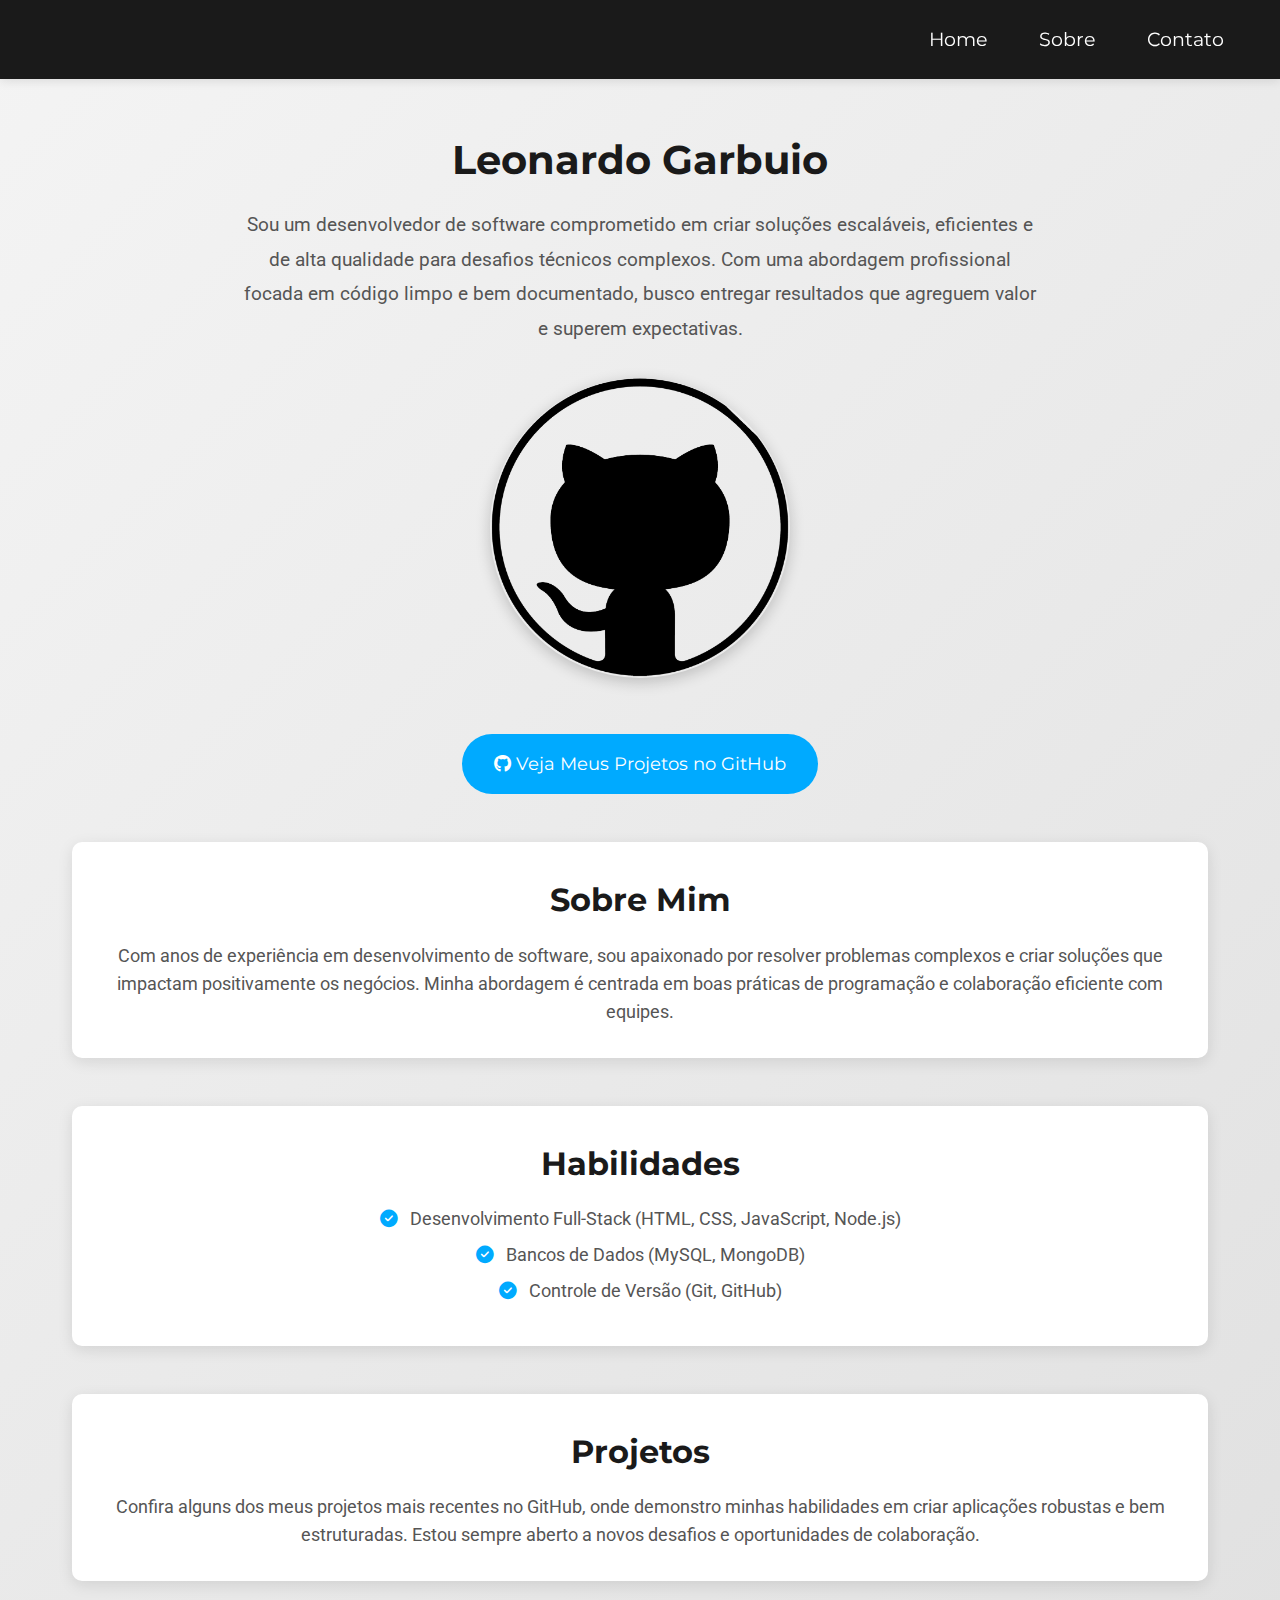
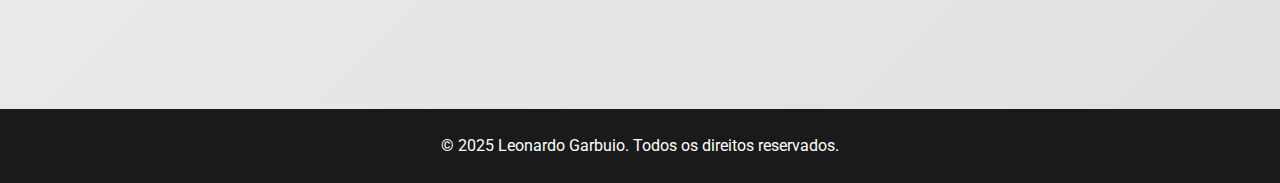
<file: index.html>
<!DOCTYPE html>
<html lang="pt-br">
<head>
    <meta charset="UTF-8">
    <meta name="viewport" content="width=device-width, initial-scale=1.0">
    <title>Leonardo Garbuio - Portfólio</title>
    <!-- Google Fonts -->
    <link href="https://fonts.googleapis.com/css2?family=Montserrat:wght@400;700&family=Roboto:wght@300;400&display=swap" rel="stylesheet">
    <!-- Font Awesome para ícones -->
    <link rel="stylesheet" href="https://cdnjs.cloudflare.com/ajax/libs/font-awesome/6.4.0/css/all.min.css">
    <link rel="stylesheet" href="css/style.css">
</head>
<body>
    <nav>
        <ul>
            <li><a href="index2.html">Home</a></li>
            <li><a href="#sobre">Sobre</a></li>
            <li><a href="index2.html">Contato</a></li>
        </ul>
    </nav>

    <div class="container">
        <div class="intro">
            <h1>Leonardo Garbuio</h1>
            <p>Sou um desenvolvedor de software comprometido em criar soluções escaláveis, eficientes e de alta qualidade para desafios técnicos complexos. Com uma abordagem profissional focada em código limpo e bem documentado, busco entregar resultados que agreguem valor e superem expectativas.</p>
            <a href="https://github.com/LeonardoGarbuio" target="_blank">
                <img src="imagens/GitHub-Simbolo.png" alt="Logo do GitHub" class="profile-img">
            </a>
            <a href="https://github.com/LeonardoGarbuio" target="_blank" class="github-btn">
                <i class="fab fa-github"></i> Veja Meus Projetos no GitHub
            </a>
        </div>

        <div class="section" id="sobre">
            <h2>Sobre Mim</h2>
            <p>Com anos de experiência em desenvolvimento de software, sou apaixonado por resolver problemas complexos e criar soluções que impactam positivamente os negócios. Minha abordagem é centrada em boas práticas de programação e colaboração eficiente com equipes.</p>
        </div>

        <div class="section">
            <h2>Habilidades</h2>
            <ul>
                <li><i class="fas fa-check-circle"></i> Desenvolvimento Full-Stack (HTML, CSS, JavaScript, Node.js)</li>
                <li><i class="fas fa-check-circle"></i> Bancos de Dados (MySQL, MongoDB)</li>
                <li><i class="fas fa-check-circle"></i> Controle de Versão (Git, GitHub)</li>
              
            </ul>
        </div>

        <div class="section">
            <h2>Projetos</h2>
            <p>Confira alguns dos meus projetos mais recentes no GitHub, onde demonstro minhas habilidades em criar aplicações robustas e bem estruturadas. Estou sempre aberto a novos desafios e oportunidades de colaboração.</p>
        </div>
    </div>

    <footer>
        <p>© 2025 Leonardo Garbuio. Todos os direitos reservados.</p>
    </footer>
</body>
</html>
</file>
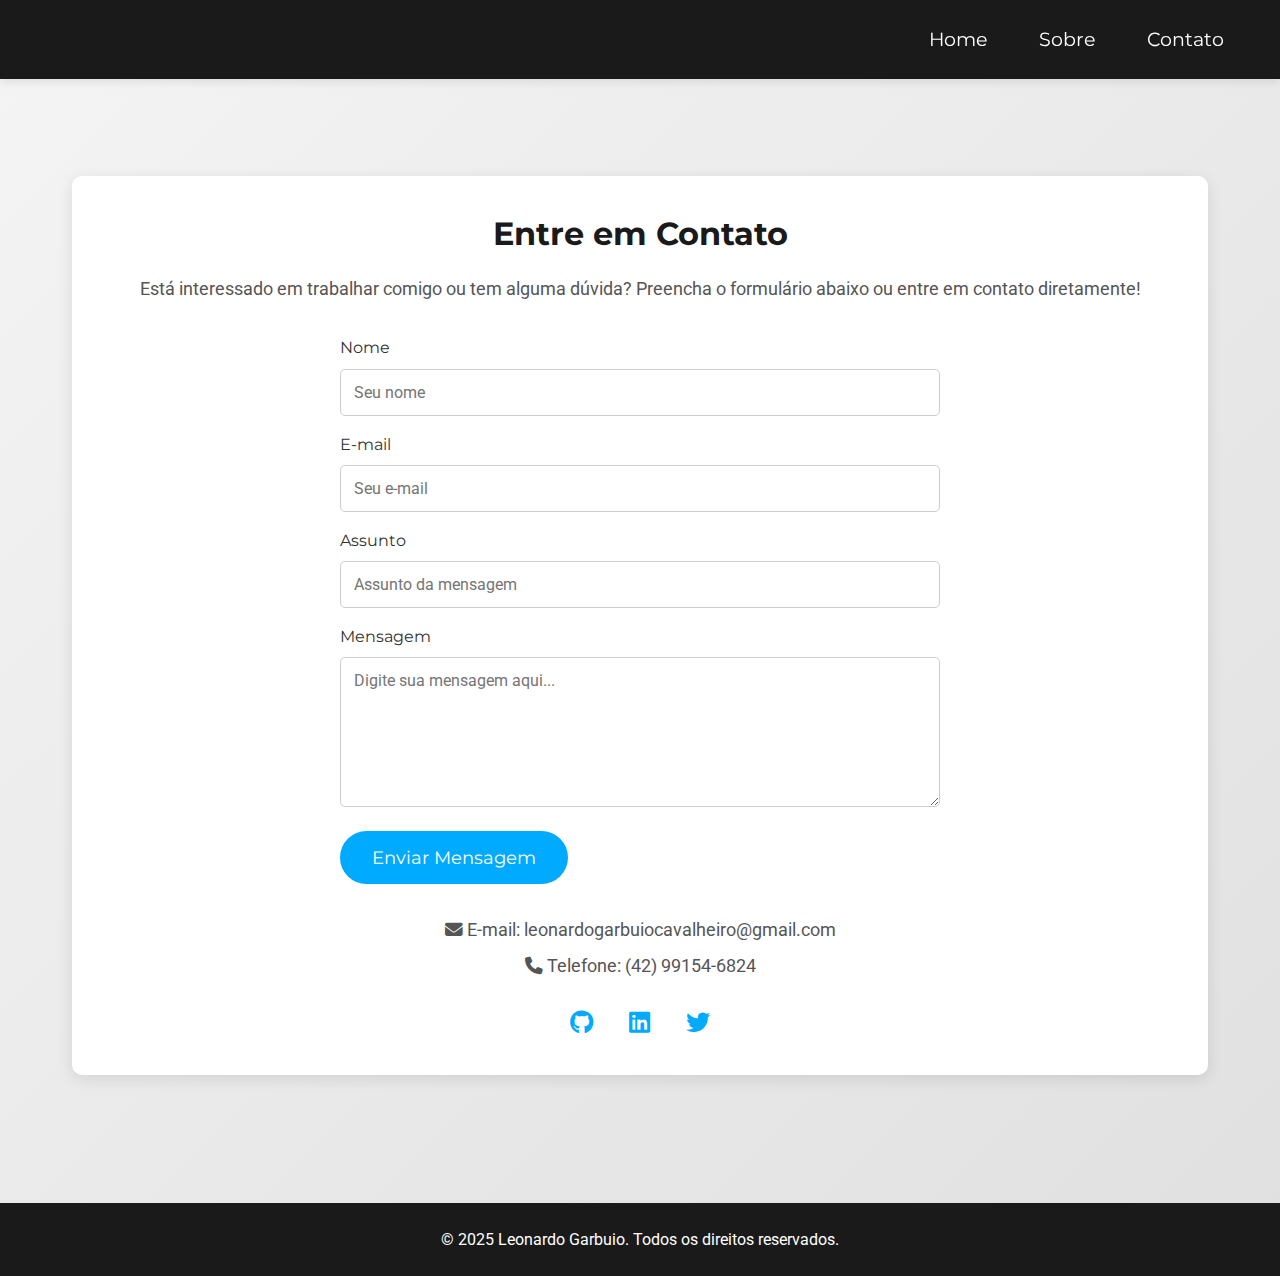
<file: index2.html>
<!DOCTYPE html>
<html lang="pt-br">
<head>
    <meta charset="UTF-8">
    <meta name="viewport" content="width=device-width, initial-scale=1.0">
    <title>Leonardo Garbuio - Contato</title>
    <!-- Google Fonts -->
    <link href="https://fonts.googleapis.com/css2?family=Montserrat:wght@400;700&family=Roboto:wght@300;400&display=swap" rel="stylesheet">
    <!-- Font Awesome para ícones -->
    <link rel="stylesheet" href="https://cdnjs.cloudflare.com/ajax/libs/font-awesome/6.4.0/css/all.min.css">
    <link rel="stylesheet" href="css/style2.css">
</head>
<body>
    <nav>
        <ul>
            <li><a href="index.html">Home</a></li>
            <li><a href="index.html#sobre">Sobre</a></li>
            <li><a href="index2.html">Contato</a></li>
        </ul>
    </nav>

    <div class="container">
        <div class="contact-section">
            <h2>Entre em Contato</h2>
            <p>Está interessado em trabalhar comigo ou tem alguma dúvida? Preencha o formulário abaixo ou entre em contato diretamente!</p>

            <!-- Formulário de Contato -->
            <form class="contact-form" action="https://formspree.io/f/your-form-id" method="POST">
                <label for="name">Nome</label>
                <input type="text" id="name" name="name" placeholder="Seu nome" required>

                <label for="email">E-mail</label>
                <input type="email" id="email" name="email" placeholder="Seu e-mail" required>

                <label for="subject">Assunto</label>
                <input type="text" id="subject" name="subject" placeholder="Assunto da mensagem" required>

                <label for="message">Mensagem</label>
                <textarea id="message" name="message" placeholder="Digite sua mensagem aqui..." required></textarea>

                <button type="submit">Enviar Mensagem</button>
            </form>

            <!-- Informações de Contato -->
            <div class="contact-info">
                <p><i class="fas fa-envelope"></i> E-mail: leonardogarbuiocavalheiro@gmail.com</p>
                <p><i class="fas fa-phone"></i> Telefone: (42) 99154-6824</p>

                <!-- Links para Redes Sociais -->
                <div class="social-links">
                    <a href="https://github.com/LeonardoGarbuio" target="_blank"><i class="fab fa-github"></i></a>
                    <a href="https://linkedin.com/in/leonardogarbuio" target="_blank"><i class="fab fa-linkedin"></i></a>
                    <a href="https://twitter.com/leonardogarbuio" target="_blank"><i class="fab fa-twitter"></i></a>
                </div>
            </div>
        </div>
    </div>

    <footer>
        <p>© 2025 Leonardo Garbuio. Todos os direitos reservados.</p>
    </footer>
</body>
</html>
</file>
<file: css/style.css>
* {
    margin: 0;
    padding: 0;
    box-sizing: border-box;
}

body {
    font-family: 'Roboto', sans-serif;
    background: linear-gradient(135deg, #f4f4f4 0%, #e0e0e0 100%); /* Gradiente suave */
    color: #333;
    line-height: 1.6;
    overflow-x: hidden;
}

/* Navegação */
nav {
    background-color: #1a1a1a;
    padding: 1.5rem 0;
    position: fixed;
    width: 100%;
    top: 0;
    z-index: 1000;
    box-shadow: 0 2px 10px rgba(0, 0, 0, 0.1);
}

nav ul {
    list-style: none;
    text-align: right;
    padding-right: 2rem;
}

nav ul li {
    display: inline;
    margin: 0 1.5rem;
}

nav ul li a {
    color: #fff;
    text-decoration: none;
    font-family: 'Montserrat', sans-serif;
    font-size: 1.2rem;
    transition: color 0.3s ease;
}

nav ul li a:hover {
    color: #00aaff;
}

/* Container Principal */
.container {
    max-width: 1200px;
    margin: 6rem auto 3rem auto;
    padding: 2rem;
    text-align: center;
    position: relative;
}

/* Seção de Introdução */
.intro {
    margin-bottom: 3rem;
}

.intro h1 {
    font-family: 'Montserrat', sans-serif;
    font-size: 2.5rem;
    color: #1a1a1a;
    margin-bottom: 1rem;
}

.intro p {
    font-size: 1.2rem;
    color: #555;
    max-width: 800px;
    margin: 0 auto;
    line-height: 1.8;
}

/* Imagem do GitHub */
.profile-img {
    width: 300px;
    height: 300px;
    border-radius: 50%;
    margin: 2rem auto;
    display: block;
    transition: transform 0.3s ease;
    box-shadow: 0 4px 15px rgba(0, 0, 0, 0.2);
}

.profile-img:hover {
    transform: scale(1.05);
}

/* Botão do GitHub */
.github-btn {
    display: inline-block;
    padding: 1rem 2rem;
    background-color: #00aaff;
    color: white;
    text-decoration: none;
    border-radius: 50px;
    font-family: 'Montserrat', sans-serif;
    font-size: 1.1rem;
    margin-top: 1.5rem;
    transition: background-color 0.3s ease, transform 0.3s ease;
}

.github-btn:hover {
    background-color: #0088cc;
    transform: translateY(-3px);
}

/* Seções Adicionais */
.section {
    margin: 3rem 0;
    padding: 2rem;
    background-color: #fff;
    border-radius: 10px;
    box-shadow: 0 4px 15px rgba(0, 0, 0, 0.1);
}

.section h2 {
    font-family: 'Montserrat', sans-serif;
    font-size: 2rem;
    color: #1a1a1a;
    margin-bottom: 1rem;
}

.section p, .section ul {
    font-size: 1.1rem;
    color: #555;
}

.section ul {
    list-style: none;
    padding: 0;
}

.section ul li {
    margin: 0.5rem 0;
}

.section ul li i {
    color: #00aaff;
    margin-right: 0.5rem;
}

/* Rodapé */
footer {
    background-color: #1a1a1a;
    color: white;
    padding: 1.5rem;
    text-align: center;
    position: relative;
    bottom: 0;
    width: 100%;
}

footer p {
    margin: 0;
    font-size: 1rem;
}

/* Responsividade */
@media (max-width: 768px) {
    .container {
        max-width: 90%;
        margin: 5rem auto 2rem auto;
    }

    .profile-img {
        width: 200px;
        height: 200px;
    }

    nav ul li {
        margin: 0 0.5rem;
    }

    nav ul li a {
        font-size: 1rem;
    }

    .intro h1 {
        font-size: 2rem;
    }

    .intro p {
        font-size: 1rem;
    }
}
</file>
<file: css/style2.css>
* {
    margin: 0;
    padding: 0;
    box-sizing: border-box;
}

body {
    font-family: 'Roboto', sans-serif;
    background: linear-gradient(135deg, #f4f4f4 0%, #e0e0e0 100%);
    color: #333;
    line-height: 1.6;
    overflow-x: hidden;
}

/* Navegação */
nav {
    background-color: #1a1a1a;
    padding: 1.5rem 0;
    position: fixed;
    width: 100%;
    top: 0;
    z-index: 1000;
    box-shadow: 0 2px 10px rgba(0, 0, 0, 0.1);
}

nav ul {
    list-style: none;
    text-align: right;
    padding-right: 2rem;
}

nav ul li {
    display: inline;
    margin: 0 1.5rem;
}

nav ul li a {
    color: #fff;
    text-decoration: none;
    font-family: 'Montserrat', sans-serif;
    font-size: 1.2rem;
    transition: color 0.3s ease;
}

nav ul li a:hover {
    color: #00aaff;
}

/* Container Principal */
.container {
    max-width: 1200px;
    margin: 6rem auto 3rem auto;
    padding: 2rem;
    text-align: center;
}

/* Seção de Contato */
.contact-section {
    margin: 3rem 0;
    padding: 2rem;
    background-color: #fff;
    border-radius: 10px;
    box-shadow: 0 4px 15px rgba(0, 0, 0, 0.1);
}

.contact-section h2 {
    font-family: 'Montserrat', sans-serif;
    font-size: 2rem;
    color: #1a1a1a;
    margin-bottom: 1rem;
}

.contact-section p {
    font-size: 1.1rem;
    color: #555;
    margin-bottom: 2rem;
}

/* Formulário */
.contact-form {
    max-width: 600px;
    margin: 0 auto;
    text-align: left;
}

.contact-form label {
    display: block;
    font-family: 'Montserrat', sans-serif;
    font-size: 1rem;
    color: #333;
    margin-bottom: 0.5rem;
}

.contact-form input,
.contact-form textarea {
    width: 100%;
    padding: 0.8rem;
    margin-bottom: 1rem;
    border: 1px solid #ccc;
    border-radius: 5px;
    font-family: 'Roboto', sans-serif;
    font-size: 1rem;
    transition: border-color 0.3s ease;
}

.contact-form input:focus,
.contact-form textarea:focus {
    border-color: #00aaff;
    outline: none;
}

.contact-form textarea {
    height: 150px;
    resize: vertical;
}

.contact-form button {
    display: inline-block;
    padding: 1rem 2rem;
    background-color: #00aaff;
    color: white;
    border: none;
    border-radius: 50px;
    font-family: 'Montserrat', sans-serif;
    font-size: 1.1rem;
    cursor: pointer;
    transition: background-color 0.3s ease, transform 0.3s ease;
}

.contact-form button:hover {
    background-color: #0088cc;
    transform: translateY(-3px);
}

/* Informações de Contato e Redes Sociais */
.contact-info {
    margin-top: 2rem;
}

.contact-info p {
    font-size: 1.1rem;
    color: #555;
    margin: 0.5rem 0;
}

.social-links {
    margin-top: 1.5rem;
}

.social-links a {
    color: #00aaff;
    font-size: 1.5rem;
    margin: 0 1rem;
    transition: color 0.3s ease;
}

.social-links a:hover {
    color: #0088cc;
}

/* Rodapé */
footer {
    background-color: #1a1a1a;
    color: white;
    padding: 1.5rem;
    text-align: center;
    position: relative;
    bottom: 0;
    width: 100%;
}

footer p {
    margin: 0;
    font-size: 1rem;
}

/* Responsividade */
@media (max-width: 768px) {
    .container {
        max-width: 90%;
        margin: 5rem auto 2rem auto;
    }

    .contact-section h2 {
        font-size: 1.8rem;
    }

    .contact-section p {
        font-size: 1rem;
    }

    .contact-form {
        max-width: 100%;
    }

    .social-links a {
        font-size: 1.2rem;
        margin: 0 0.5rem;
    }
}
</file>
